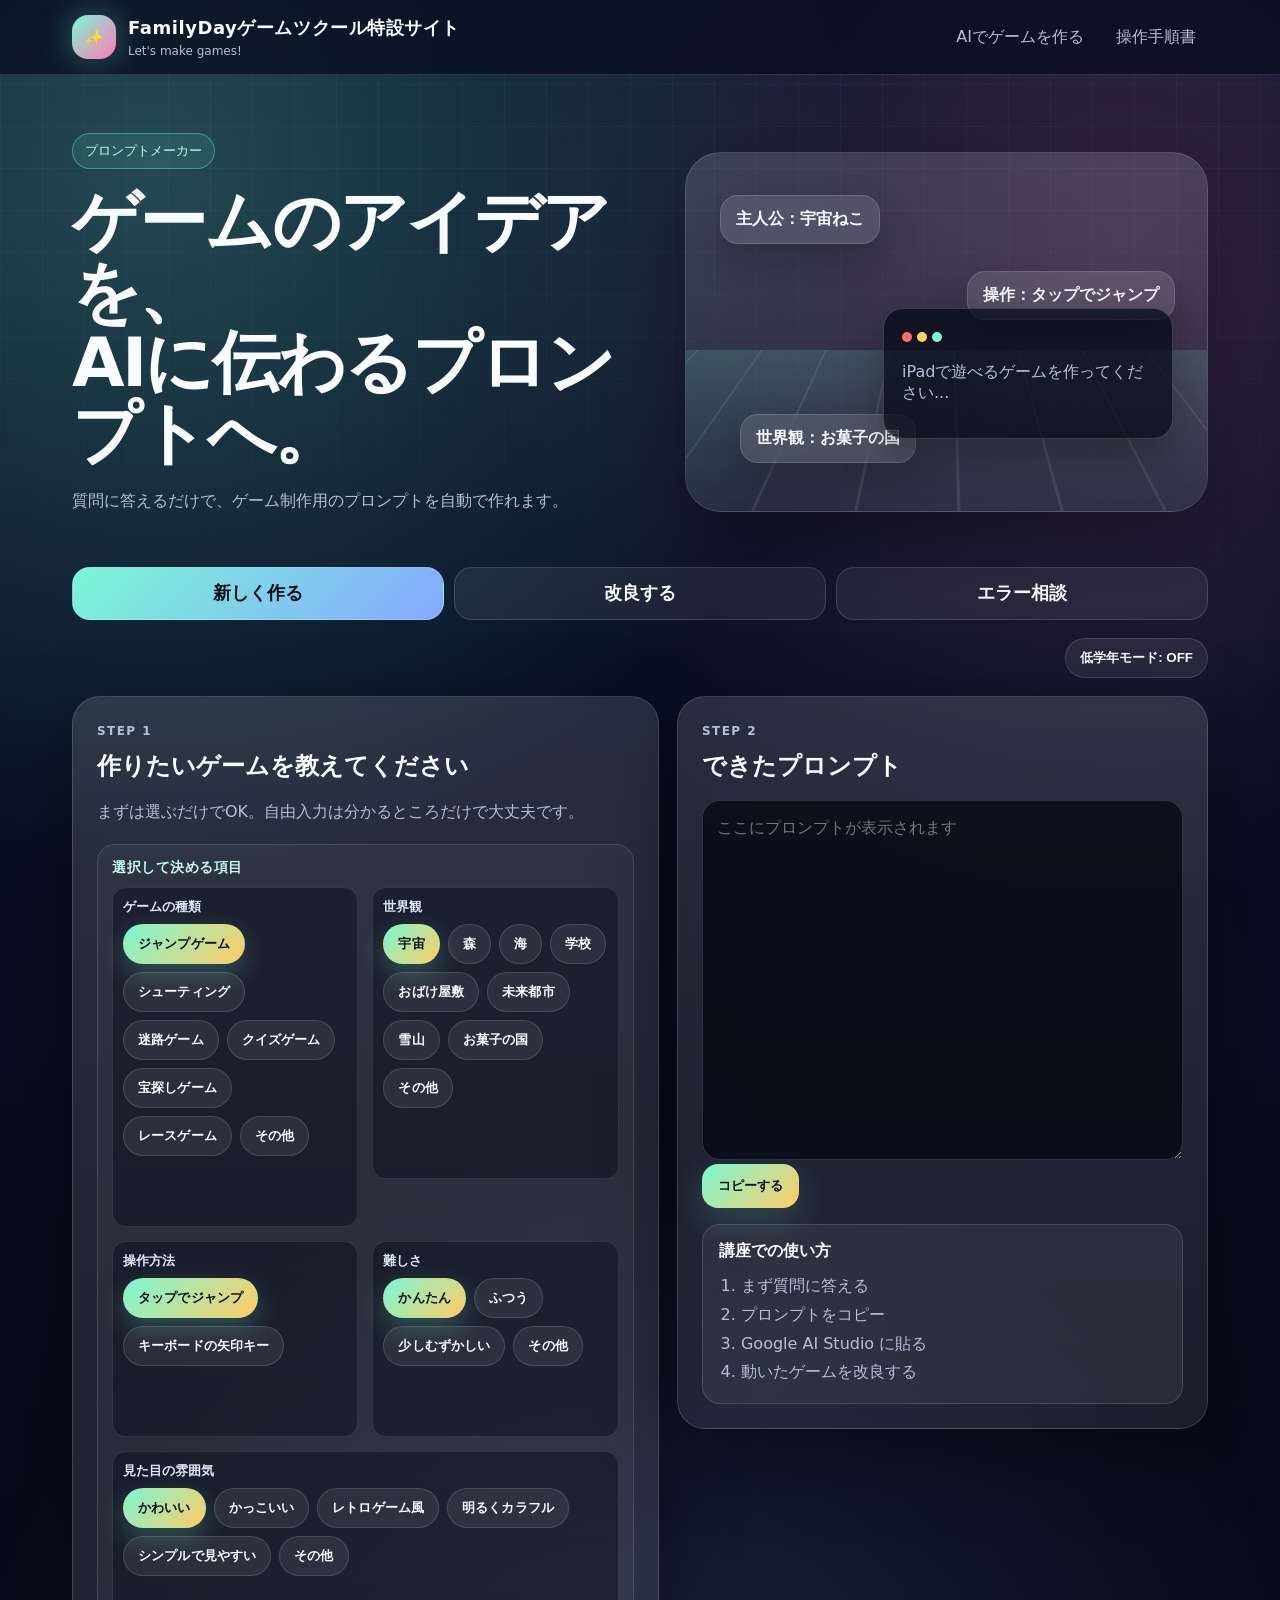
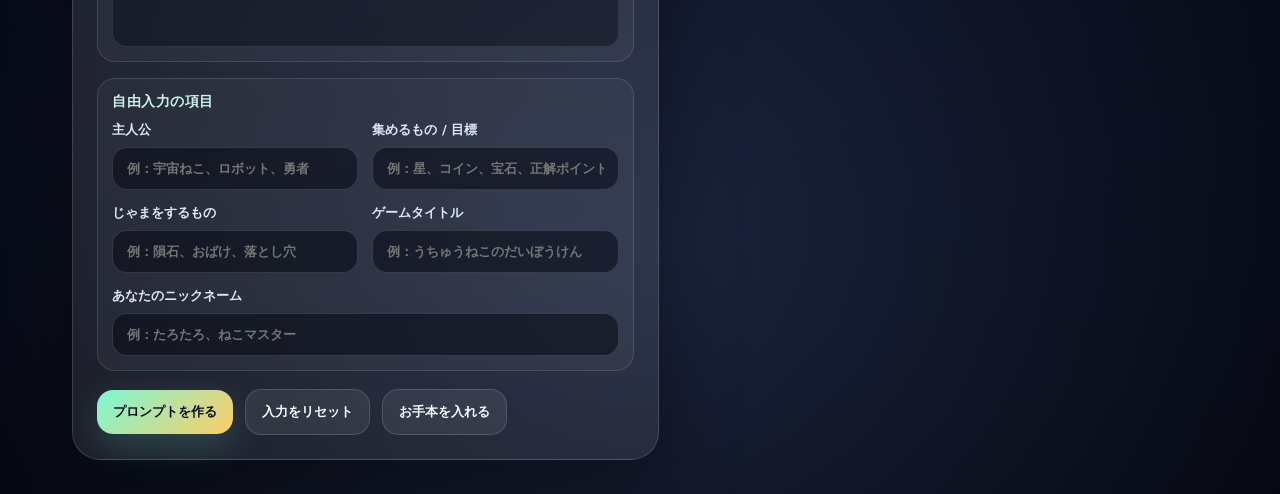
<file: index.html>
<!doctype html>
<html lang="ja">
<head>
  <meta charset="utf-8" />
  <meta name="viewport" content="width=device-width, initial-scale=1" />
  <title>FamilyDayゲームツクール特設サイト</title>
  <link rel="stylesheet" href="styles.css" />
</head>
<body>
  <header class="site-header">
    <div class="header-inner">
      <a class="brand" href="#top" aria-label="トップへ戻る">
        <span class="brand-icon">✨</span>
        <span>
          <strong id="brandTitle">FamilyDayゲームツクール特設サイト</strong>
          <small>Let's make games!</small>
        </span>
      </a>
      <nav class="top-nav" aria-label="メニュー">
        <a id="navMakeGame" href="https://aistudio.google.com/" target="_blank" rel="noopener noreferrer">AIでゲームを作る</a>
        <a id="navManual" href="#manualSection" aria-controls="manualSection" aria-expanded="false">操作手順書</a>
      </nav>
    </div>
  </header>

  <div class="qr-overlay" id="qrOverlay" aria-hidden="true"></div>

  <main id="top">
    <section class="hero">
      <div class="hero-copy">
        <p class="kicker" id="kickerText">プロンプトメーカー</p>
        <h1 id="heroTitle">ゲームのアイデアを、<br />AIに伝わるプロンプトへ。</h1>
        <p class="lead" id="heroLead">
          質問に答えるだけで、ゲーム制作用のプロンプトを自動で作れます。
        </p>
      </div>
      <div class="hero-card" aria-hidden="true">
        <div class="floating-card card-a" id="cardAText">主人公：宇宙ねこ</div>
        <div class="floating-card card-b" id="cardBText">操作：タップでジャンプ</div>
        <div class="floating-card card-c" id="cardCText">世界観：お菓子の国</div>
        <div class="prompt-preview">
          <span class="dot red"></span><span class="dot yellow"></span><span class="dot green"></span>
          <p id="previewPromptText">HTML、CSS、JavaScriptを使って、iPadで遊べるゲームを作ってください...</p>
        </div>
      </div>
    </section>

    <section class="manual-section" id="manualSection" aria-label="操作手順書" aria-hidden="true">
      <div class="manual-panel">
        <button type="button" class="manual-close" id="manualCloseButton" aria-label="閉じる">×</button>
        <div class="manual-copy">
          <p class="kicker" id="manualKickerText">ゲームメイク手順ガイド</p>
          <h2 id="manualTitle">操作手順書</h2>
          <p id="manualLead">迷ったときには、この操作手順書を見て進めてください。</p>
        </div>

        <div class="manual-steps">
          <article class="manual-step">
            <h3 id="manualAllTitle">ページの全体</h3>
            <p id="manualAllBody">こちらが、今回使うプロンプトメーカーの最初の画面です。</p>
            <figure class="manual-figure">
              <img src="img/gamemaker_all.png" alt="all画面の全体説明" loading="lazy" />
            </figure>
          </article>

          <article class="manual-step">
            <h3 id="manualMake1Title">選択肢を決める</h3>
            <p id="manualMake1Body">この画面で、ゲームの種類や世界観などの選択肢を順番に選びます。</p>
            <figure class="manual-figure">
              <img src="img/gamemaker_make1.png" alt="make1で選択肢を選ぶ画面" loading="lazy" />
            </figure>
          </article>

          <article class="manual-step">
            <h3 id="manualMake2Title">作成結果を確認</h3>
            <p id="manualMake2Body">この画面では「プロンプトを作る」を押した後に、作成された文章がどのように表示されるかを確認します。</p>
            <figure class="manual-figure">
              <img src="img/gamemaker_make2.png" alt="make2で作成結果を確認する画面" loading="lazy" />
            </figure>
          </article>

          <article class="manual-step">
            <h3 id="manualFixTitle">ゲームを直したいとき</h3>
            <p id="manualFixBody">ゲームを改善したいとき、挙動を直したいときはこの画面を使って依頼文を作ります。</p>
            <figure class="manual-figure">
              <img src="img/gamemaker_fix.png" alt="fixの使い方画面" loading="lazy" />
            </figure>
          </article>

          <article class="manual-step">
            <h3 id="manualErrorTitle">エラーが出たとき</h3>
            <p id="manualErrorBody">画面が真っ白などのエラーが出たときはこの画面を使って、状況を詳しく伝えます。</p>
            <figure class="manual-figure">
              <img src="img/gamemaker_error.png" alt="errorの使い方画面" loading="lazy" />
            </figure>
          </article>

          <article class="manual-step">
            <h3 id="manualAiJumpTitle">Google AI Studio へ移動</h3>
            <p id="manualAiJumpBody">プロンプトをコピーしたら「ここを押してね」のボタンから Google AI Studio に移動します。</p>
            <figure class="manual-figure">
              <img src="img/gamemaker_ai_jump.png" alt="ai_jumpでGoogle AI Studioへ移動する画面" loading="lazy" />
            </figure>
          </article>
        </div>

      </div>
    </section>

    <section class="mode-tabs" aria-label="モード選択">
      <button class="mode active" data-mode="make">新しく作る</button>
      <button class="mode" data-mode="improve">改良する</button>
      <button class="mode" data-mode="fix">エラー相談</button>
    </section>

    <section class="reading-mode-bar" aria-label="表示モード">
      <button type="button" class="btn ghost" id="readingModeToggle" aria-pressed="false">低学年モード: OFF</button>
    </section>

    <section class="workspace">
      <form class="panel form-panel" id="promptForm">
        <div class="panel-head">
          <p class="label">STEP 1</p>
          <h2 id="formTitle">作りたいゲームを教えてください</h2>
          <p id="formHelp">まずは選ぶだけでOK。自由入力は分かるところだけで大丈夫です。</p>
        </div>

        <div class="form-grid" id="make" data-section="make">
          <section class="input-panel-block choice-panel-block" aria-label="選択パネル">
            <h3 class="input-panel-title" id="selectionPanelTitle">選択して決める項目</h3>
            <div class="panel-grid">
              <label class="select-field">
                ゲームの種類
                <select id="genre">
                  <option>ジャンプゲーム</option>
                  <option>シューティング</option>
                  <option>迷路ゲーム</option>
                  <option>クイズゲーム</option>
                  <option>宝探しゲーム</option>
                  <option>レースゲーム</option>
                  <option value="__other__">その他</option>
                </select>
                <div class="other-slot"><input id="genreOther" class="hidden" placeholder="その他のゲームの種類を入力" /></div>
              </label>
              <label class="select-field">
                世界観
                <select id="world">
                  <option>宇宙</option>
                  <option>森</option>
                  <option>海</option>
                  <option>学校</option>
                  <option>おばけ屋敷</option>
                  <option>未来都市</option>
                  <option>雪山</option>
                  <option>お菓子の国</option>
                  <option value="__other__">その他</option>
                </select>
                <div class="other-slot"><input id="worldOther" class="hidden" placeholder="その他の世界観を入力" /></div>
              </label>
              <label class="select-field">
                操作方法
                <select id="control">
                  <option>タップまたはクリック</option>
                  <option>画面上のボタン</option>
                  <option>キーボードの矢印キー</option>
                  <option>マウス移動</option>
                  <option>タップでジャンプ</option>
                  <option value="__other__">その他</option>
                </select>
                <div class="other-slot"><input id="controlOther" class="hidden" placeholder="その他の操作方法を入力" /></div>
              </label>
              <label class="select-field">
                難しさ
                <select id="difficulty">
                  <option>かんたん</option>
                  <option>ふつう</option>
                  <option>少しむずかしい</option>
                  <option value="__other__">その他</option>
                </select>
                <div class="other-slot"><input id="difficultyOther" class="hidden" placeholder="その他の難しさを入力" /></div>
              </label>
              <label class="select-field wide">
                見た目の雰囲気
                <select id="tone">
                  <option>かわいい</option>
                  <option>かっこいい</option>
                  <option>レトロゲーム風</option>
                  <option>明るくカラフル</option>
                  <option>シンプルで見やすい</option>
                  <option value="__other__">その他</option>
                </select>
                <div class="other-slot"><input id="toneOther" class="hidden" placeholder="その他の見た目の雰囲気を入力" /></div>
              </label>
            </div>
          </section>

          <section class="input-panel-block free-input-panel" aria-label="自由入力パネル">
            <h3 class="input-panel-title" id="freeInputPanelTitle">自由入力の項目</h3>
            <div class="panel-grid">
              <label>
                主人公
                <input id="heroName" placeholder="例：宇宙ねこ、ロボット、勇者" />
              </label>
              <label>
                集めるもの / 目標
                <input id="goalItem" placeholder="例：星、コイン、宝石、正解ポイント" />
              </label>
              <label>
                じゃまをするもの
                <input id="enemy" placeholder="例：隕石、おばけ、落とし穴" />
              </label>
              <label>
                ゲームタイトル
                <input id="gameTitle" placeholder="例：うちゅうねこのだいぼうけん" />
              </label>
              <label class="wide">
                あなたのニックネーム
                <input id="nickname" placeholder="例：りんたろう、ねこマスター" />
              </label>
            </div>
          </section>
        </div>

        <div class="form-grid hidden" id="improve" data-section="improve">
          <label>
            何を改良したい？
            <select id="improveType">
              <option>もっと面白くしたい</option>
              <option>難易度を上げたい</option>
              <option>難易度を下げたい</option>
              <option>スコア機能を追加したい</option>
              <option>制限時間を追加したい</option>
              <option>スマホ・iPadで遊びやすくしたい</option>
              <option>見た目を良くしたい</option>
              <option value="__other__">その他</option>
            </select>
            <input id="improveTypeOther" class="hidden" placeholder="その他の改良内容を入力" />
          </label>
          <label>
            今のゲームで気に入っているところ
            <input id="goodPoint" placeholder="例：キャラクター、操作、音、背景" />
          </label>
          <label class="wide">
            追加したいアイデア
            <textarea id="newIdea" rows="4" placeholder="例：時間がたつと敵が速くなるようにしたい"></textarea>
          </label>
        </div>

        <div class="form-grid hidden" id="fix" data-section="fix">
          <label>
            こまっていること
            <select id="trouble">
              <option>画面が真っ白</option>
              <option>ボタンが反応しない</option>
              <option>キャラクターが動かない</option>
              <option>iPadで操作しにくい</option>
              <option>ゲームオーバーにならない</option>
              <option>画像や音が表示されない</option>
              <option value="__other__">その他</option>
            </select>
            <input id="troubleOther" class="hidden" placeholder="その他のこまっていることを入力" />
          </label>
          <label class="wide">
            くわしい状況
            <textarea id="troubleDetail" rows="4" placeholder="例：コードを貼って実行したら、背景だけ表示されます"></textarea>
          </label>
        </div>

        <div class="form-actions">
          <button type="button" class="btn primary" id="generate">プロンプトを作る</button>
          <button type="reset" class="btn ghost" id="resetButton">入力をリセット</button>
          <button type="button" class="btn ghost" id="fillSample">お手本を入れる</button>
        </div>
      </form>

      <aside class="panel output-panel">
        <div class="panel-head">
          <p class="label">STEP 2</p>
          <h2>できたプロンプト</h2>
        </div>
        <textarea id="output" class="output" readonly placeholder="ここにプロンプトが表示されます"></textarea>
        <div class="copy-row">
          <button class="btn primary" id="copy">コピーする</button>
          <span id="copyStatus" role="status"></span>
        </div>
        <div class="hint-box">
          <strong>講座での使い方</strong>
          <ol>
            <li>まず質問に答える</li>
            <li>プロンプトをコピー</li>
            <li>Google AI Studio に貼る</li>
            <li>動いたゲームを改良する</li>
          </ol>
        </div>
      </aside>
    </section>

  </main>

  <script src="app.js"></script>
  <script src="gameLogic.js"></script>
</body>
</html>
</file>
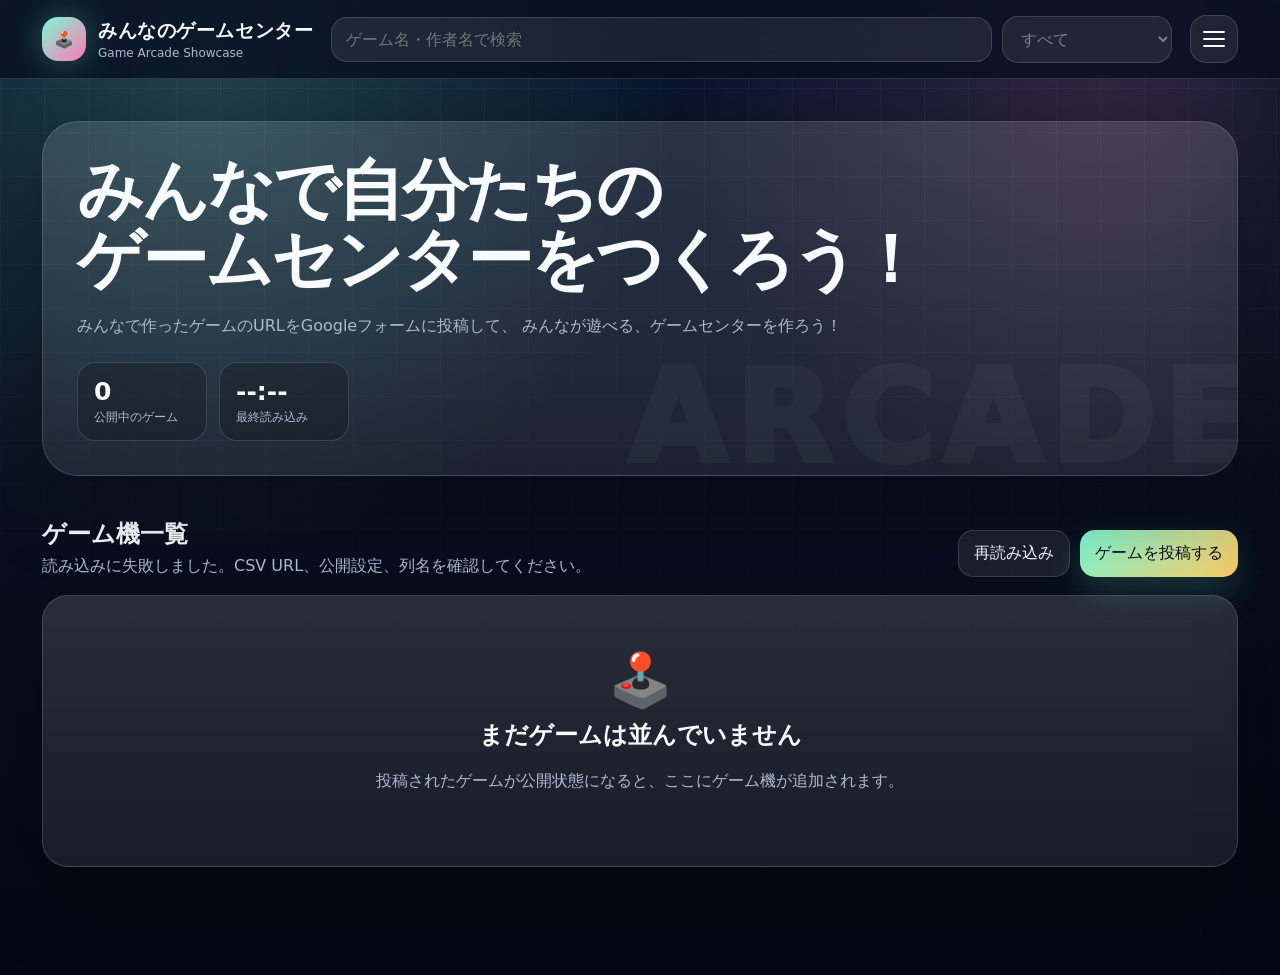
<file: arcade/index.html>
<!doctype html>
<html lang="ja">
<head>
  <meta charset="utf-8" />
  <meta name="viewport" content="width=device-width, initial-scale=1" />
  <title>みんなのゲームセンター</title>
  <link rel="stylesheet" href="styles.css" />
</head>
<body>
  <header class="app-header">
    <div class="header-inner">
      <a class="brand" href="#top" aria-label="トップへ戻る">
        <span class="logo">🕹️</span>
        <span>
          <strong>みんなのゲームセンター</strong>
          <small>Game Arcade Showcase</small>
        </span>
      </a>

      <div class="search-area">
        <input id="searchInput" type="search" placeholder="ゲーム名・作者名で検索" autocomplete="off" />
        <select id="gradeFilter" aria-label="学年区分で絞り込み">
          <option value="all">すべて</option>
          <option value="小学生">小学生</option>
          <option value="中学生">中学生</option>
          <option value="高校生">高校生</option>
          <option value="その他">その他</option>
        </select>
      </div>

      <button id="openMenu" class="hamburger" aria-label="メニューを開く"><span></span></button>
    </div>
  </header>

  <main id="top">
    <section class="hero">
      <div class="hero-card">
        <h1>みんなで自分たちの<br />ゲームセンターをつくろう！</h1>
        <p class="lead">
          みんなで作ったゲームのURLをGoogleフォームに投稿して、
          みんなが遊べる、ゲームセンターを作ろう！
        </p>
        <div class="stats">
          <div class="stat"><strong id="gameCount">0</strong><span>公開中のゲーム</span></div>
          <div class="stat"><strong id="lastUpdated">--:--</strong><span>最終読み込み</span></div>
        </div>
      </div>
    </section>

    <section class="toolbar container">
      <div>
        <h2>ゲーム機一覧</h2>
        <p id="statusText">スプレッドシートからデータを読み込みます。</p>
      </div>
      <div class="toolbar-actions">
        <button id="refreshButton" class="btn secondary">再読み込み</button>
        <a id="formLink" class="btn primary" href="#" target="_blank" rel="noopener">ゲームを投稿する</a>
      </div>
    </section>

    <section class="container">
      <div id="setupGuide" class="setup-guide hidden">
        <h2>初期設定が必要です</h2>
        <p>
          <code>app.js</code> の <code>CONFIG.SHEET_CSV_URL</code> に、Googleスプレッドシートを
          「ウェブに公開」したCSVリンクを入れてください。
        </p>
        <ol>
          <li>Googleフォームの回答先スプレッドシートを開く</li>
          <li>公開用シートを作り、表示したい列だけを整理する</li>
          <li>ファイル → 共有 → ウェブに公開</li>
          <li>形式をCSVにして公開URLをコピー</li>
          <li><code>app.js</code> の設定欄に貼り付ける</li>
        </ol>
      </div>

      <div id="emptyState" class="empty-state hidden">
        <div class="empty-icon">🕹️</div>
        <h2>まだゲームは並んでいません</h2>
        <p>投稿されたゲームが公開状態になると、ここにゲーム機が追加されます。</p>
      </div>

      <div id="arcadeGrid" class="arcade-grid" aria-live="polite"></div>
    </section>
  </main>

  <aside id="menuDrawer" class="drawer" aria-hidden="true">
    <div id="drawerBackdrop" class="drawer-backdrop"></div>
    <div class="drawer-panel">
      <button id="closeMenu" class="close-button">閉じる</button>
      <h2>運用メニュー</h2>
      <p>
        このサイトは、Googleフォームに投稿された内容をスプレッドシート経由で読み込みます。
        参加者はフォームから投稿し、運営側がスプレッドシートで公開可否を管理します。
      </p>
      <div class="drawer-card">
        <h3>想定するフォーム項目</h3>
        <ul>
          <li>ゲーム名</li>
          <li>ニックネーム</li>
          <li>学年区分</li>
          <li>ゲームURL</li>
          <li>スクリーンショット画像</li>
          <li>公開可否</li>
        </ul>
      </div>
      <a id="drawerFormLink" class="btn primary full" href="#" target="_blank" rel="noopener">投稿フォームを開く</a>
    </div>
  </aside>

  <dialog id="gameModal" class="game-modal">
    <div class="modal-layout">
      <div id="gamePreview" class="game-preview"></div>
      <div class="game-detail">
        <button id="closeModal" class="close-button">閉じる</button>
        <p id="modalGrade" class="modal-grade"></p>
        <h2 id="modalTitle"></h2>
        <p id="modalAuthor" class="muted"></p>
        <p id="modalComment" class="modal-comment"></p>
        <a id="playButton" class="btn primary play-button" href="#" target="_blank" rel="noopener">ゲームを開く</a>
      </div>
    </div>
  </dialog>

  <script src="app.js"></script>
</body>
</html>
</file>
<file: styles.css>
/* =========================================================
   Game Prompt Builder - styles.css
   子供向けゲーム制作講座用のプロンプト補助サイト
   ========================================================= */
:root {
  --bg: #080d1f;
  --panel: rgba(255, 255, 255, .08);
  --panel-strong: rgba(255, 255, 255, .13);
  --text: #f8fbff;
  --muted: #b5c0d8;
  --line: rgba(255, 255, 255, .14);
  --primary: #7cf7d4;
  --primary-2: #86a8ff;
  --accent: #ffcc66;
  --pink: #ff7ab6;
  --danger: #ff6b6b;
  --shadow: 0 24px 80px rgba(0, 0, 0, .38);
  --radius: 28px;
}

* { box-sizing: border-box; }
html { scroll-behavior: smooth; }
body {
  margin: 0;
  font-family: ui-sans-serif, system-ui, -apple-system, BlinkMacSystemFont, "Segoe UI", "Noto Sans JP", sans-serif;
  color: var(--text);
  min-height: 100vh;
  background:
    radial-gradient(circle at 12% 8%, rgba(124, 247, 212, .24), transparent 32%),
    radial-gradient(circle at 88% 12%, rgba(255, 122, 182, .18), transparent 30%),
    radial-gradient(circle at 50% 88%, rgba(134, 168, 255, .17), transparent 36%),
    linear-gradient(180deg, #08132c 0%, #080d1f 48%, #050812 100%);
}
body::before {
  content: "";
  position: fixed;
  inset: 0;
  pointer-events: none;
  background-image:
    linear-gradient(rgba(255,255,255,.035) 1px, transparent 1px),
    linear-gradient(90deg, rgba(255,255,255,.035) 1px, transparent 1px);
  background-size: 42px 42px;
  mask-image: linear-gradient(to bottom, black 0%, transparent 85%);
}
a { color: inherit; text-decoration: none; }

.site-header {
  position: sticky;
  top: 0;
  z-index: 10;
  border-bottom: 1px solid var(--line);
  background: rgba(8, 13, 31, .76);
  backdrop-filter: blur(18px);
}
.header-inner {
  max-width: 1180px;
  margin: auto;
  padding: 15px 22px;
  display: flex;
  align-items: center;
  justify-content: space-between;
  gap: 18px;
}
.brand { display: flex; align-items: center; gap: 12px; }
.brand-icon {
  width: 44px;
  height: 44px;
  display: grid;
  place-items: center;
  border-radius: 16px;
  background: linear-gradient(135deg, var(--primary), var(--pink));
  box-shadow: 0 0 32px rgba(124, 247, 212, .34);
}
.brand strong { display: block; font-size: 18px; letter-spacing: .03em; }
.brand small { color: var(--muted); font-size: 12px; }
.top-nav { display: flex; gap: 8px; flex-wrap: wrap; }
.top-nav a {
  color: var(--muted);
  padding: 8px 11px;
  border: 1px solid transparent;
  border-radius: 999px;
}
.top-nav a:hover { color: var(--text); border-color: var(--line); background: rgba(255,255,255,.06); }

.hero {
  max-width: 1180px;
  margin: auto;
  padding: 58px 22px 28px;
  display: grid;
  grid-template-columns: minmax(0, 1.05fr) minmax(320px, .95fr);
  gap: 34px;
  align-items: center;
}
.kicker {
  display: inline-flex;
  color: #bffff0;
  border: 1px solid rgba(124, 247, 212, .38);
  background: rgba(124, 247, 212, .1);
  border-radius: 999px;
  padding: 8px 12px;
  margin: 0 0 18px;
  font-size: 13px;
}
h1 {
  margin: 0;
  font-size: clamp(38px, 6vw, 68px);
  line-height: 1.04;
  letter-spacing: -.04em;
}
.lead {
  color: var(--muted);
  line-height: 1.85;
  font-size: 16px;
  max-width: 680px;
}
.hero-actions, .form-actions, .copy-row { display: flex; align-items: center; gap: 12px; flex-wrap: wrap; }
.btn {
  border: 0;
  border-radius: 16px;
  padding: 13px 16px;
  font-weight: 850;
  cursor: pointer;
  transition: transform .18s ease, box-shadow .18s ease, background .18s ease;
}
.btn:hover { transform: translateY(-2px); }
.btn.primary {
  color: #07101f;
  background: linear-gradient(135deg, var(--primary), var(--accent));
  box-shadow: 0 12px 34px rgba(124, 247, 212, .19);
}
.btn.ghost {
  color: var(--text);
  background: rgba(255,255,255,.08);
  border: 1px solid var(--line);
}

.hero-card {
  min-height: 360px;
  border: 1px solid var(--line);
  border-radius: 36px;
  background: linear-gradient(180deg, rgba(255,255,255,.14), rgba(255,255,255,.06));
  box-shadow: var(--shadow);
  position: relative;
  overflow: hidden;
}
.hero-card::before {
  content: "";
  position: absolute;
  inset: 55% -10% -22%;
  background:
    repeating-linear-gradient(90deg, rgba(255,255,255,.09) 0 2px, transparent 2px 64px),
    linear-gradient(180deg, rgba(124,247,212,.16), transparent);
  transform: perspective(420px) rotateX(58deg);
  transform-origin: top;
}
.floating-card {
  position: absolute;
  border: 1px solid var(--line);
  background: rgba(255,255,255,.12);
  backdrop-filter: blur(12px);
  padding: 13px 15px;
  border-radius: 18px;
  box-shadow: 0 16px 38px rgba(0,0,0,.24);
  font-weight: 800;
}
.card-a { top: 42px; left: 34px; }
.card-b { top: 118px; right: 32px; }
.card-c { bottom: 48px; left: 54px; }
.prompt-preview {
  position: absolute;
  right: 34px;
  bottom: 72px;
  width: min(290px, 70%);
  border: 1px solid rgba(255,255,255,.18);
  border-radius: 20px;
  background: rgba(5, 9, 22, .74);
  padding: 18px;
  color: var(--muted);
  box-shadow: 0 18px 48px rgba(0,0,0,.32);
}
.dot { display: inline-block; width: 10px; height: 10px; border-radius: 50%; margin-right: 5px; }
.red { background: #ff6b6b; } .yellow { background: #ffd166; } .green { background: #7cf7d4; }

.mode-tabs {
  max-width: 1180px;
  margin: 8px auto 18px;
  padding: 0 22px;
  display: grid;
  grid-template-columns: repeat(3, 1fr);
  gap: 10px;
}
.mode {
  border: 1px solid var(--line);
  background: rgba(255,255,255,.07);
  color: var(--text);
  border-radius: 18px;
  padding: 14px 12px;
  cursor: pointer;
  font-weight: 850;
  font-size: 18px;
  line-height: 1.25;
}
.mode.active {
  color: #07101f;
  background: linear-gradient(135deg, var(--primary), var(--primary-2));
}

.qr-overlay {
  position: fixed;
  inset: 0;
  background: rgba(3, 7, 18, .56);
  backdrop-filter: blur(2px);
  opacity: 0;
  pointer-events: none;
  transition: opacity .24s ease;
  z-index: 24;
}

.qr-overlay.open {
  opacity: 1;
  pointer-events: auto;
}
.manual-section {
  position: fixed;
  top: 0;
  right: 0;
  width: min(94vw, 560px);
  height: 100vh;
  z-index: 26;
  padding: 18px;
  transform: translateX(102%);
  transition: transform .28s ease;
  pointer-events: none;
}

.manual-section.open {
  transform: translateX(0);
  pointer-events: auto;
}

.manual-panel {
  position: relative;
  border: 1px solid var(--line);
  border-radius: var(--radius);
  background: linear-gradient(180deg, rgba(124, 247, 212, .14), rgba(255, 255, 255, .06));
  box-shadow: var(--shadow);
  padding: 24px;
  display: grid;
  grid-template-columns: 1fr;
  gap: 16px;
  height: 100%;
  overflow: auto;
  align-content: start;
}

.manual-close,
.qr-close {
  position: absolute;
  top: 12px;
  right: 12px;
  width: 38px;
  height: 38px;
  border: 1px solid var(--line);
  border-radius: 12px;
  color: var(--text);
  background: rgba(255,255,255,.08);
  cursor: pointer;
  font-size: 24px;
  line-height: 1;
}

.manual-copy h2 {
  margin: 0 0 10px;
  font-size: 30px;
  padding-right: 42px;
}

.manual-copy p {
  margin: 0;
  color: var(--muted);
  line-height: 1.8;
}

.manual-steps {
  display: grid;
  gap: 14px;
}

.manual-step {
  border: 1px solid var(--line);
  border-radius: 18px;
  padding: 14px;
  background: rgba(7, 14, 30, .55);
}

.manual-step h3 {
  margin: 0 0 8px;
  font-size: 17px;
}

.manual-step p {
  margin: 0 0 10px;
  color: var(--muted);
  line-height: 1.7;
}

.manual-figure {
  margin: 0;
  border: 1px solid var(--line);
  border-radius: 14px;
  padding: 8px;
  background: rgba(255,255,255,.05);
}

.manual-figure img {
  display: block;
  width: 100%;
  height: auto;
  border-radius: 10px;
}

.manual-note {
  margin-top: 4px;
  border: 1px solid rgba(124, 247, 212, .35);
  border-radius: 16px;
  background: rgba(124, 247, 212, .1);
  color: #d7fff3;
  padding: 12px 14px;
  font-weight: 700;
}

.reading-mode-bar {
  max-width: 1180px;
  margin: 0 auto 18px;
  padding: 0 22px;
  display: flex;
  justify-content: flex-end;
}

#readingModeToggle {
  padding: 10px 14px;
  border-radius: 999px;
}

.workspace {
  max-width: 1180px;
  margin: auto;
  padding: 0 22px 34px;
  display: grid;
  grid-template-columns: minmax(0, 1.05fr) minmax(330px, .95fr);
  gap: 18px;
  align-items: start;
}
.panel {
  border: 1px solid var(--line);
  border-radius: var(--radius);
  background: linear-gradient(180deg, var(--panel-strong), var(--panel));
  box-shadow: var(--shadow);
  padding: 24px;
}
.panel-head { margin-bottom: 18px; }
.label {
  color: var(--primary);
  font-weight: 900;
  font-size: 12px;
  letter-spacing: .12em;
  margin: 0 0 8px;
}
.panel h2 { margin: 0 0 8px; font-size: 24px; }
.panel p { color: var(--muted); line-height: 1.75; }
.form-grid {
  display: grid;
  grid-template-columns: repeat(2, minmax(0, 1fr));
  gap: 14px;
  align-items: start;
}

#make.form-grid {
  grid-template-columns: 1fr;
  gap: 16px;
}

.input-panel-block {
  border: 1px solid rgba(255,255,255,.12);
  border-radius: 18px;
  padding: 14px;
  background: rgba(255,255,255,.04);
}

.input-panel-title {
  margin: 0 0 10px;
  font-size: 14px;
  letter-spacing: .04em;
  color: #c7f7ea;
}

.panel-grid {
  display: grid;
  grid-template-columns: repeat(2, minmax(0, 1fr));
  gap: 14px;
  align-items: start;
}

.choice-panel-block .panel-grid {
  grid-template-columns: repeat(2, minmax(0, 1fr));
}

.free-input-panel .panel-grid {
  grid-template-columns: repeat(2, minmax(0, 1fr));
}

.select-field {
  border: 1px solid rgba(255,255,255,.1);
  border-radius: 14px;
  padding: 10px;
  background: rgba(6, 10, 24, .44);
}

.select-field .choice-options {
  min-height: 86px;
  align-content: flex-start;
}

.other-slot {
  min-height: 52px;
  display: flex;
  align-items: flex-start;
}

.other-slot input {
  margin-top: 8px;
}
.hidden { display: none; }
label {
  display: grid;
  gap: 8px;
  color: #dfe7fb;
  font-size: 13px;
  font-weight: 800;
  align-self: start;
}
label.wide { grid-column: 1 / -1; }
input, select, textarea {
  width: 100%;
  border: 1px solid var(--line);
  background: rgba(4, 8, 20, .54);
  color: var(--text);
  border-radius: 15px;
  padding: 13px 14px;
  outline: none;
  font: inherit;
}
textarea { resize: vertical; }
input:focus, select:focus, textarea:focus {
  border-color: rgba(124, 247, 212, .75);
  box-shadow: 0 0 0 4px rgba(124, 247, 212, .12);
}

.choice-native-select {
  position: absolute;
  width: 1px;
  height: 1px;
  padding: 0;
  margin: -1px;
  overflow: hidden;
  border: 0;
  clip: rect(0 0 0 0);
  clip-path: inset(50%);
  white-space: nowrap;
}

.choice-options {
  display: flex;
  flex-wrap: wrap;
  gap: 8px;
}

.choice-chip {
  border: 1px solid var(--line);
  background: rgba(255,255,255,.08);
  color: var(--text);
  border-radius: 999px;
  padding: 10px 14px;
  font: inherit;
  font-size: 13px;
  font-weight: 800;
  letter-spacing: .01em;
  cursor: pointer;
  transition: transform .16s ease, border-color .16s ease, background .16s ease, box-shadow .16s ease;
}

.choice-chip:hover {
  transform: translateY(-1px);
  border-color: rgba(124, 247, 212, .46);
  background: rgba(124, 247, 212, .14);
}

.choice-chip.active {
  color: #07101f;
  border-color: transparent;
  background: linear-gradient(135deg, var(--primary), var(--accent));
  box-shadow: 0 10px 26px rgba(124, 247, 212, .24);
}

.choice-chip:focus-visible {
  outline: 2px solid rgba(124, 247, 212, .9);
  outline-offset: 2px;
}

body.kana-mode .choice-chip {
  letter-spacing: .03em;
}
.form-actions { margin-top: 18px; }
.output {
  width: 100%;
  min-height: 360px;
  border-radius: 18px;
  line-height: 1.75;
  background: rgba(2, 6, 16, .72);
}
#copyStatus { color: var(--primary); font-weight: 800; }
.hint-box {
  margin-top: 16px;
  border: 1px solid var(--line);
  border-radius: 18px;
  padding: 16px;
  background: rgba(255,255,255,.06);
  color: var(--muted);
}
.hint-box strong { color: var(--text); }
.hint-box ol { margin: 10px 0 0; padding-left: 22px; line-height: 1.8; }

@media (max-width: 1180px) and (min-width: 861px) {
  .header-inner {
    padding: 12px 18px;
    gap: 12px;
  }
  .brand {
    gap: 10px;
  }
  .brand-icon {
    width: 40px;
    height: 40px;
    border-radius: 14px;
  }
  .brand strong {
    font-size: 16px;
  }
  .brand small {
    font-size: 11px;
  }
  .top-nav {
    gap: 6px;
  }
  .top-nav a {
    padding: 7px 10px;
    font-size: 13px;
    white-space: nowrap;
  }
}

@media (max-width: 860px) {
  .header-inner {
    flex-wrap: wrap;
    align-items: flex-start;
    padding: 11px 14px;
    gap: 10px;
  }
  .brand {
    gap: 9px;
  }
  .brand-icon {
    width: 36px;
    height: 36px;
    border-radius: 12px;
  }
  .brand strong {
    font-size: 15px;
    line-height: 1.25;
  }
  .brand small {
    font-size: 11px;
  }
  .top-nav {
    display: flex;
    width: 100%;
    justify-content: flex-end;
    gap: 6px;
  }
  .top-nav a {
    padding: 6px 9px;
    font-size: 12px;
    white-space: nowrap;
  }
  .hero, .workspace { grid-template-columns: 1fr; }
  .hero-card { min-height: 270px; }
  .mode-tabs { grid-template-columns: repeat(2, 1fr); }
  .mode { font-size: 17px; }
  .reading-mode-bar { justify-content: stretch; }
  #readingModeToggle { width: 100%; }
}

@media (max-width: 560px) {
  .manual-section { width: 100vw; padding: 12px; }
  .manual-panel { padding: 18px; }
  .form-grid { grid-template-columns: 1fr; }
  .panel-grid { grid-template-columns: 1fr; }
  h1 { font-size: 38px; }
  .hero { padding-top: 34px; }
  .mode-tabs { grid-template-columns: 1fr; }
  .mode { font-size: 16px; }
  .panel { padding: 18px; }
  .manual-copy h2 { font-size: 24px; }
}
</file>
<file: arcade/styles.css>
:root {
  --bg: #091020;
  --surface: rgba(255, 255, 255, .08);
  --surface-strong: rgba(255, 255, 255, .13);
  --text: #f8fbff;
  --textother: #808080;
  --muted: #aeb9d4;
  --line: rgba(255, 255, 255, .14);
  --cyan: #7cf7d4;
  --yellow: #ffcc66;
  --pink: #ff7ab6;
  --blue: #77b7ff;
  --shadow: 0 24px 80px rgba(0, 0, 0, .38);
  --radius: 26px;
}

* { box-sizing: border-box; }
html { scroll-behavior: smooth; }
body {
  margin: 0;
  min-height: 100vh;
  color: var(--text);
  font-family: ui-sans-serif, system-ui, -apple-system, BlinkMacSystemFont, "Segoe UI", "Noto Sans JP", sans-serif;
  background:
    radial-gradient(circle at 16% 8%, rgba(124, 247, 212, .20), transparent 34%),
    radial-gradient(circle at 86% 9%, rgba(255, 122, 182, .16), transparent 30%),
    linear-gradient(180deg, #08162f 0%, #091020 48%, #050812 100%);
}
body::before {
  content: "";
  position: fixed;
  inset: 0;
  pointer-events: none;
  background-image:
    linear-gradient(rgba(255,255,255,.035) 1px, transparent 1px),
    linear-gradient(90deg, rgba(255,255,255,.035) 1px, transparent 1px);
  background-size: 44px 44px;
  mask-image: linear-gradient(to bottom, black 0%, transparent 86%);
}
a { color: inherit; text-decoration: none; }
code { color: var(--text); background: rgba(124, 247, 212, .1); border: 1px solid rgba(124,247,212,.2); padding: 2px 6px; border-radius: 7px; }

.app-header {
  position: sticky;
  top: 0;
  z-index: 20;
  border-bottom: 1px solid var(--line);
  background: rgba(7, 15, 32, .78);
  backdrop-filter: blur(18px);
}
.header-inner {
  max-width: 1240px;
  margin: auto;
  padding: 15px 22px;
  display: flex;
  align-items: center;
  gap: 18px;
}
.brand { display: flex; align-items: center; gap: 12px; min-width: fit-content; }
.logo {
  width: 44px;
  height: 44px;
  display: grid;
  place-items: center;
  border-radius: 16px;
  background: linear-gradient(135deg, var(--cyan), var(--pink));
  box-shadow: 0 0 32px rgba(124,247,212,.32);
}
.brand strong { display: block; font-size: 19px; letter-spacing: .03em; }
.brand small { display: block; margin-top: 2px; color: var(--muted); font-size: 12px; }
.search-area { flex: 1; display: flex; gap: 10px; align-items: center; }
input, select {
  width: 100%;
  border: 1px solid var(--line);
  border-radius: 16px;
  background: rgba(255,255,255,.08);
  color: var(--textother);
  padding: 12px 14px;
  outline: none;
  font: inherit;
}
select { max-width: 170px; }
input:focus, select:focus { border-color: rgba(124,247,212,.72); box-shadow: 0 0 0 4px rgba(124,247,212,.11); }
.hamburger {
  width: 48px;
  height: 48px;
  border: 1px solid var(--line);
  border-radius: 16px;
  background: rgba(255,255,255,.08);
  display: grid;
  place-items: center;
  cursor: pointer;
}
.hamburger span, .hamburger span::before, .hamburger span::after {
  content: "";
  display: block;
  width: 22px;
  height: 2px;
  background: var(--text);
  border-radius: 20px;
}
.hamburger span::before { transform: translateY(-7px); }
.hamburger span::after { transform: translateY(5px); }

.container { max-width: 1240px; margin: auto; padding-left: 22px; padding-right: 22px; }
.hero { max-width: 1240px; margin: auto; padding: 42px 22px 22px; }
.hero-card {
  border: 1px solid var(--line);
  border-radius: 36px;
  padding: 34px;
  background: linear-gradient(180deg, var(--surface-strong), var(--surface));
  box-shadow: var(--shadow);
  position: relative;
  overflow: hidden;
}
.hero-card::after {
  content: "ARCADE";
  position: absolute;
  right: -20px;
  bottom: -18px;
  font-size: clamp(52px, 10vw, 130px);
  font-weight: 1000;
  letter-spacing: .06em;
  color: rgba(255,255,255,.035);
}
.badge {
  display: inline-flex;
  margin: 0 0 16px;
  padding: 8px 12px;
  border-radius: 999px;
  color: #cffff6;
  border: 1px solid rgba(124,247,212,.38);
  background: rgba(124,247,212,.1);
  font-size: 13px;
}
h1 { margin: 0; font-size: clamp(34px, 6vw, 66px); line-height: 1.05; letter-spacing: -.04em; }
.lead { max-width: 820px; color: var(--muted); line-height: 1.85; font-size: 16px; }
.stats { display: flex; gap: 12px; flex-wrap: wrap; margin-top: 22px; }
.stat { min-width: 130px; padding: 14px 16px; border: 1px solid var(--line); border-radius: 18px; background: rgba(0,0,0,.2); }
.stat strong { display: block; font-size: 25px; }
.stat span { color: var(--muted); font-size: 12px; }

.toolbar { display: flex; align-items: end; justify-content: space-between; gap: 18px; padding-top: 20px; padding-bottom: 18px; }
.toolbar h2 { margin: 0 0 6px; font-size: 24px; }
.toolbar p { margin: 0; color: var(--muted); }
.toolbar-actions { display: flex; gap: 10px; flex-wrap: wrap; }
.btn {
  display: inline-flex;
  align-items: center;
  justify-content: center;
  border: 0;
  border-radius: 15px;
  padding: 12px 15px;
  font-weight: 850;
  cursor: pointer;
  transition: transform .16s ease, box-shadow .16s ease;
  font: inherit;
}
.btn:hover { transform: translateY(-2px); }
.btn.primary { color: #07101f; background: linear-gradient(135deg, var(--cyan), var(--yellow)); box-shadow: 0 14px 34px rgba(124,247,212,.18); }
.btn.secondary { color: var(--text); background: rgba(255,255,255,.08); border: 1px solid var(--line); }
.btn.full { width: 100%; }

.setup-guide, .empty-state {
  border: 1px solid var(--line);
  border-radius: var(--radius);
  background: linear-gradient(180deg, var(--surface-strong), var(--surface));
  box-shadow: var(--shadow);
  padding: 24px;
  margin-bottom: 20px;
}
.setup-guide h2, .empty-state h2 { margin: 0 0 10px; }
.setup-guide p, .setup-guide li, .empty-state p { color: var(--muted); line-height: 1.8; }
.empty-state { text-align: center; padding: 54px 24px; }
.empty-icon { font-size: 52px; margin-bottom: 8px; }
.hidden { display: none !important; }

.arcade-grid {
  display: grid;
  grid-template-columns: repeat(auto-fill, minmax(166px, 1fr));
  gap: 26px 18px;
  padding: 6px 0 82px;
}
.machine-card {
  min-height: 312px;
  text-align: center;
  animation: pop .32s ease both;
}
@keyframes pop { from { opacity: 0; transform: translateY(12px); } to { opacity: 1; transform: none; } }
.machine-wrap {
  height: 248px;
  display: flex;
  align-items: end;
  justify-content: center;
  filter: drop-shadow(0 18px 18px rgba(0,0,0,.32));
  transition: transform .18s ease;
}
.machine-card:hover .machine-wrap { transform: translateY(-7px) scale(1.02); }
.cabinet {
  width: 200px;
  height: 250px;
  border-radius: 18px 18px 10px 10px;
  background: linear-gradient(180deg, var(--cab1), var(--cab2));
  border: 4px solid rgba(255,255,255,.72);
  box-shadow: inset 0 -12px 0 rgba(0,0,0,.16);
  position: relative;
}
.cabinet::before {
  content: "";
  position: absolute;
  left: 18px;
  right: 18px;
  top: 15px;
  height: 14px;
  border-radius: 6px;
  background: rgba(255,255,255,.56);
}
.cabinet::after {
  content: "";
  position: absolute;
  left: 38px;
  right: 38px;
  bottom: 11px;
  height: 29px;
  border-radius: 6px;
  border: 3px solid rgba(0,0,0,.45);
  background: #dfe6ee;
}
.screen {
  position: absolute;
  left: 17px;
  right: 17px;
  top: 42px;
  height: 87px;
  display: block;
  border: 6px solid #343b48;
  border-radius: 9px;
  overflow: hidden;
  background: #101827;
}
.screen img { width: 100%; height: 100%; object-fit: cover; display: block; }
.placeholder-screen { width: 100%; height: 100%; display: grid; place-items: center; color: white; background: linear-gradient(135deg, rgba(124,247,212,.22), rgba(255,122,182,.22)); font-size: 25px; }
.controls { position: absolute; left: 18px; right: 18px; top: 143px; height: 28px; }
.stick { position: absolute; left: 12px; bottom: 2px; width: 10px; height: 10px; border-radius: 50%; background: #1c2638; box-shadow: 0 -15px 0 -2px var(--cab3); }
.buttons { position: absolute; right: 8px; bottom: 4px; display: flex; gap: 5px; flex-wrap: wrap; width: 38px; }
.buttons i { width: 7px; height: 7px; border-radius: 50%; background: var(--cab3); }
.nameplate {
  display: inline-block;
  max-width: 150px;
  margin-top: 9px;
  padding: 8px 11px;
  border: 1px solid var(--line);
  border-radius: 12px;
  background: rgba(255,255,255,.1);
  font-size: 13px;
  font-weight: 850;
  white-space: nowrap;
  overflow: hidden;
  text-overflow: ellipsis;
}
.student { display: block; color: var(--muted); font-size: 11px; margin-top: 4px; }

.drawer { position: fixed; inset: 0; z-index: 60; pointer-events: none; }
.drawer-backdrop { position: absolute; inset: 0; opacity: 0; background: rgba(0,0,0,.52); transition: .2s; }
.drawer-panel {
  position: absolute;
  top: 0;
  right: 0;
  height: 100%;
  width: min(430px, 92vw);
  padding: 24px;
  overflow: auto;
  border-left: 1px solid var(--line);
  background: #10172d;
  box-shadow: var(--shadow);
  transform: translateX(102%);
  transition: .24s;
}
.drawer.open { pointer-events: auto; }
.drawer.open .drawer-backdrop { opacity: 1; }
.drawer.open .drawer-panel { transform: none; }
.close-button {
  float: right;
  border: 1px solid var(--line);
  border-radius: 12px;
  padding: 8px 10px;
  color: var(--text);
  background: transparent;
  cursor: pointer;
}
.drawer-panel p, .drawer-panel li { color: var(--muted); line-height: 1.75; }
.drawer-card { border: 1px solid var(--line); border-radius: 18px; background: rgba(255,255,255,.06); padding: 16px; margin: 18px 0; }
.drawer-card h3 { margin: 0 0 10px; }

.game-modal {
  width: min(930px, 92vw);
  padding: 0;
  border: 0;
  border-radius: 26px;
  background: #0f172e;
  color: var(--text);
  box-shadow: var(--shadow);
}
.game-modal::backdrop { background: rgba(0,0,0,.68); }
.modal-layout { display: grid; grid-template-columns: 1.15fr .85fr; }
.game-preview { min-height: 430px; background: #050814; display: grid; place-items: center; overflow: hidden; }
.game-preview img { width: 100%; height: 100%; object-fit: contain; }
.game-preview iframe { width: 100%; height: 100%; border: 0; background: white; }
.game-detail { padding: 24px; }
.modal-grade { display: inline-block; margin: 6px 0 10px; padding: 6px 10px; border-radius: 999px; color: #cffff6; background: rgba(124,247,212,.11); border: 1px solid rgba(124,247,212,.32); font-size: 12px; font-weight: 850; }
.muted, .modal-comment { color: var(--muted); line-height: 1.75; }
.play-button { margin-top: 10px; }

@media (max-width: 820px) {
  .header-inner { flex-wrap: wrap; }
  .search-area { order: 3; width: 100%; }
  .toolbar { align-items: stretch; flex-direction: column; }
  .toolbar-actions { width: 100%; }
  .toolbar-actions .btn { flex: 1; }
  .modal-layout { grid-template-columns: 1fr; }
  .game-preview { min-height: 300px; }
  .arcade-grid { grid-template-columns: repeat(auto-fill, minmax(140px, 1fr)); gap: 22px 12px; }
  .machine-card { min-height: 292px; }
  .cabinet { transform: scale(.92); }
}
@media (max-width: 520px) {
  .hero { padding-top: 28px; }
  .hero-card { padding: 24px; border-radius: 26px; }
  h1 { font-size: 38px; }
  select { max-width: none; }
  .search-area { flex-direction: column; }
}
</file>
